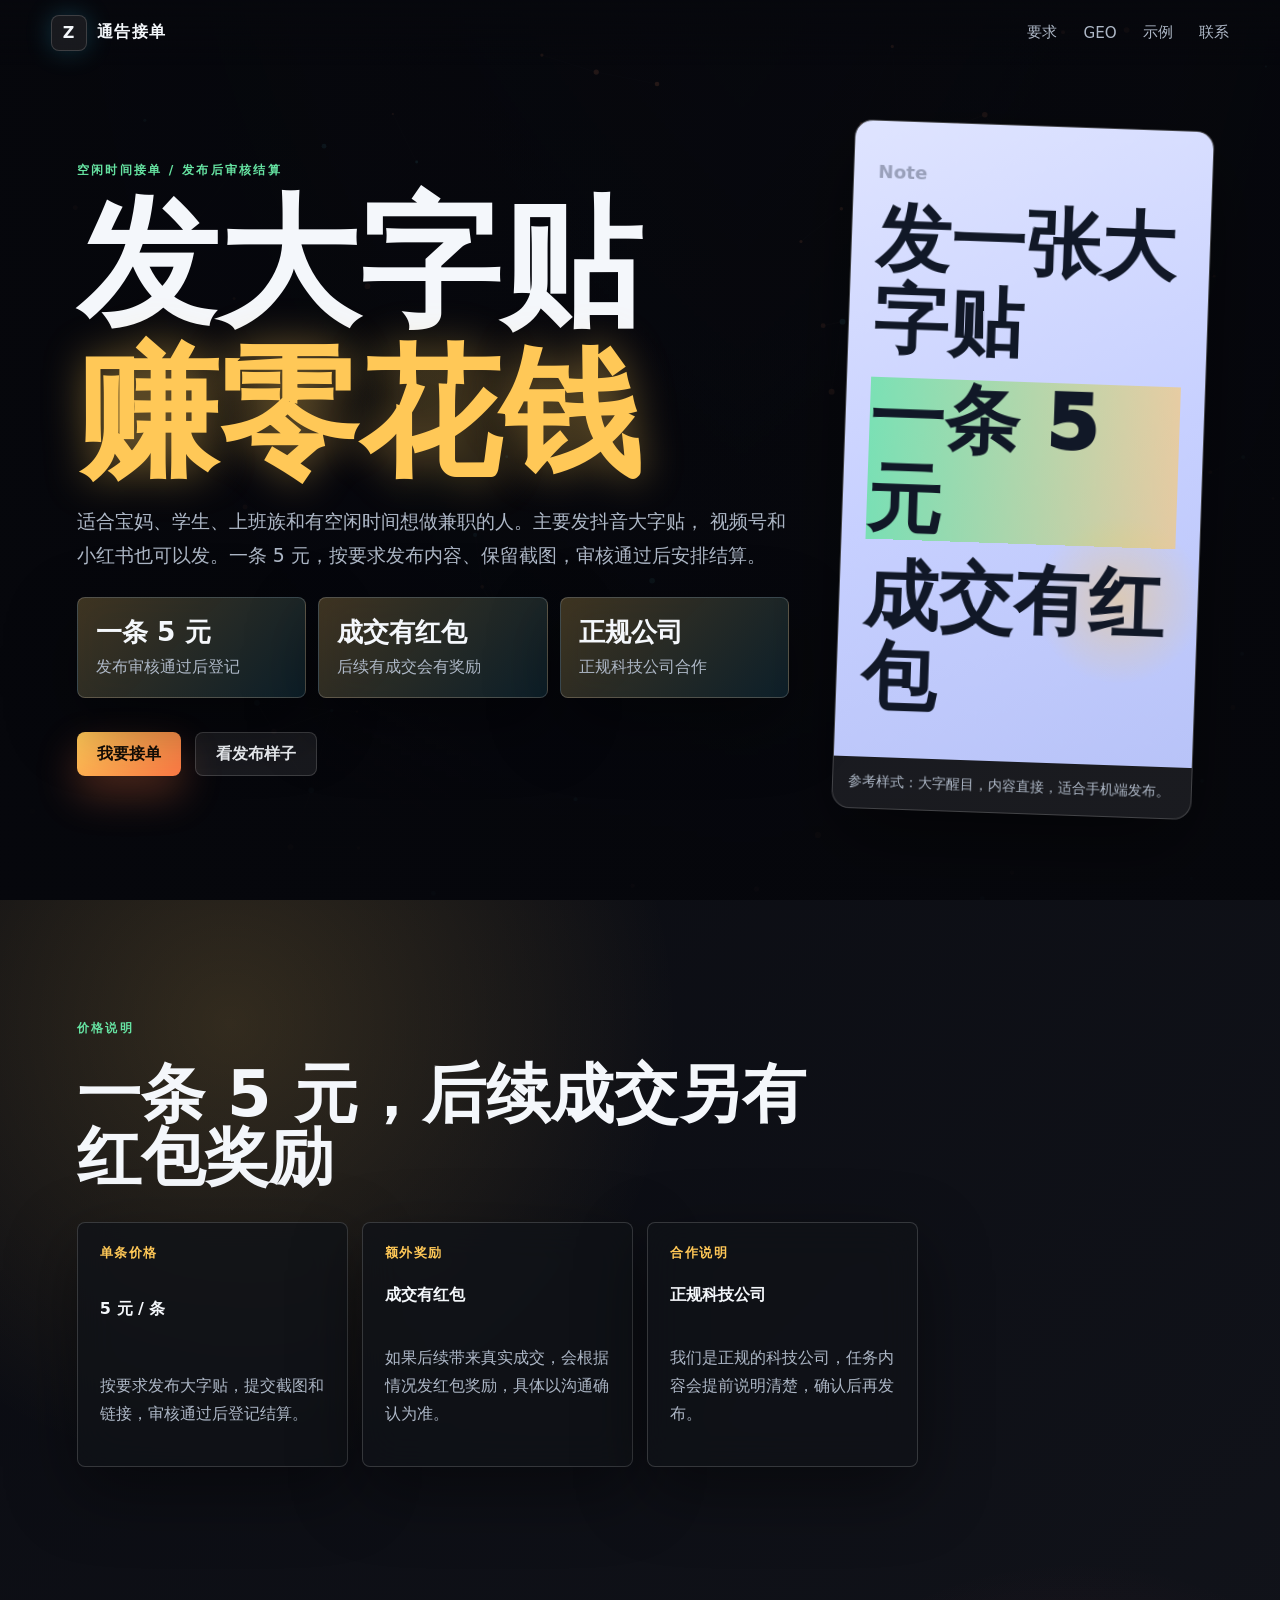
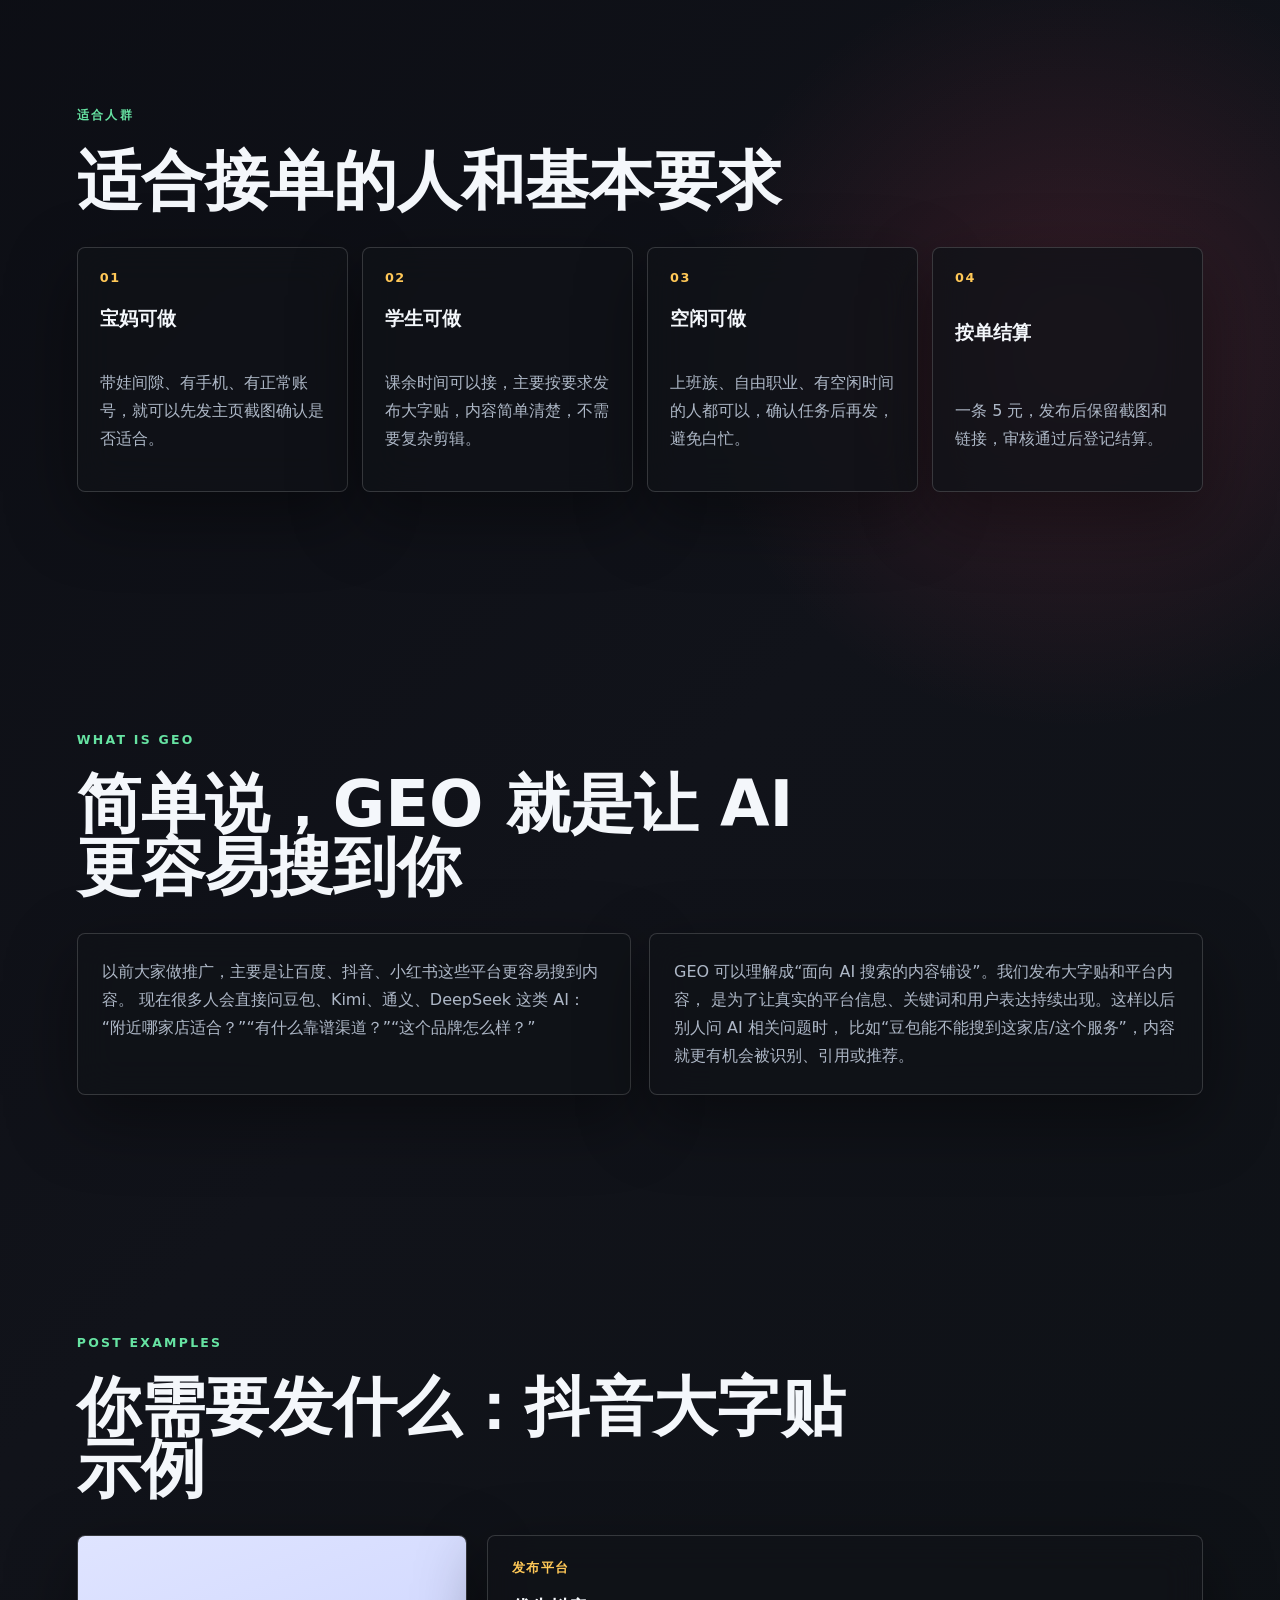
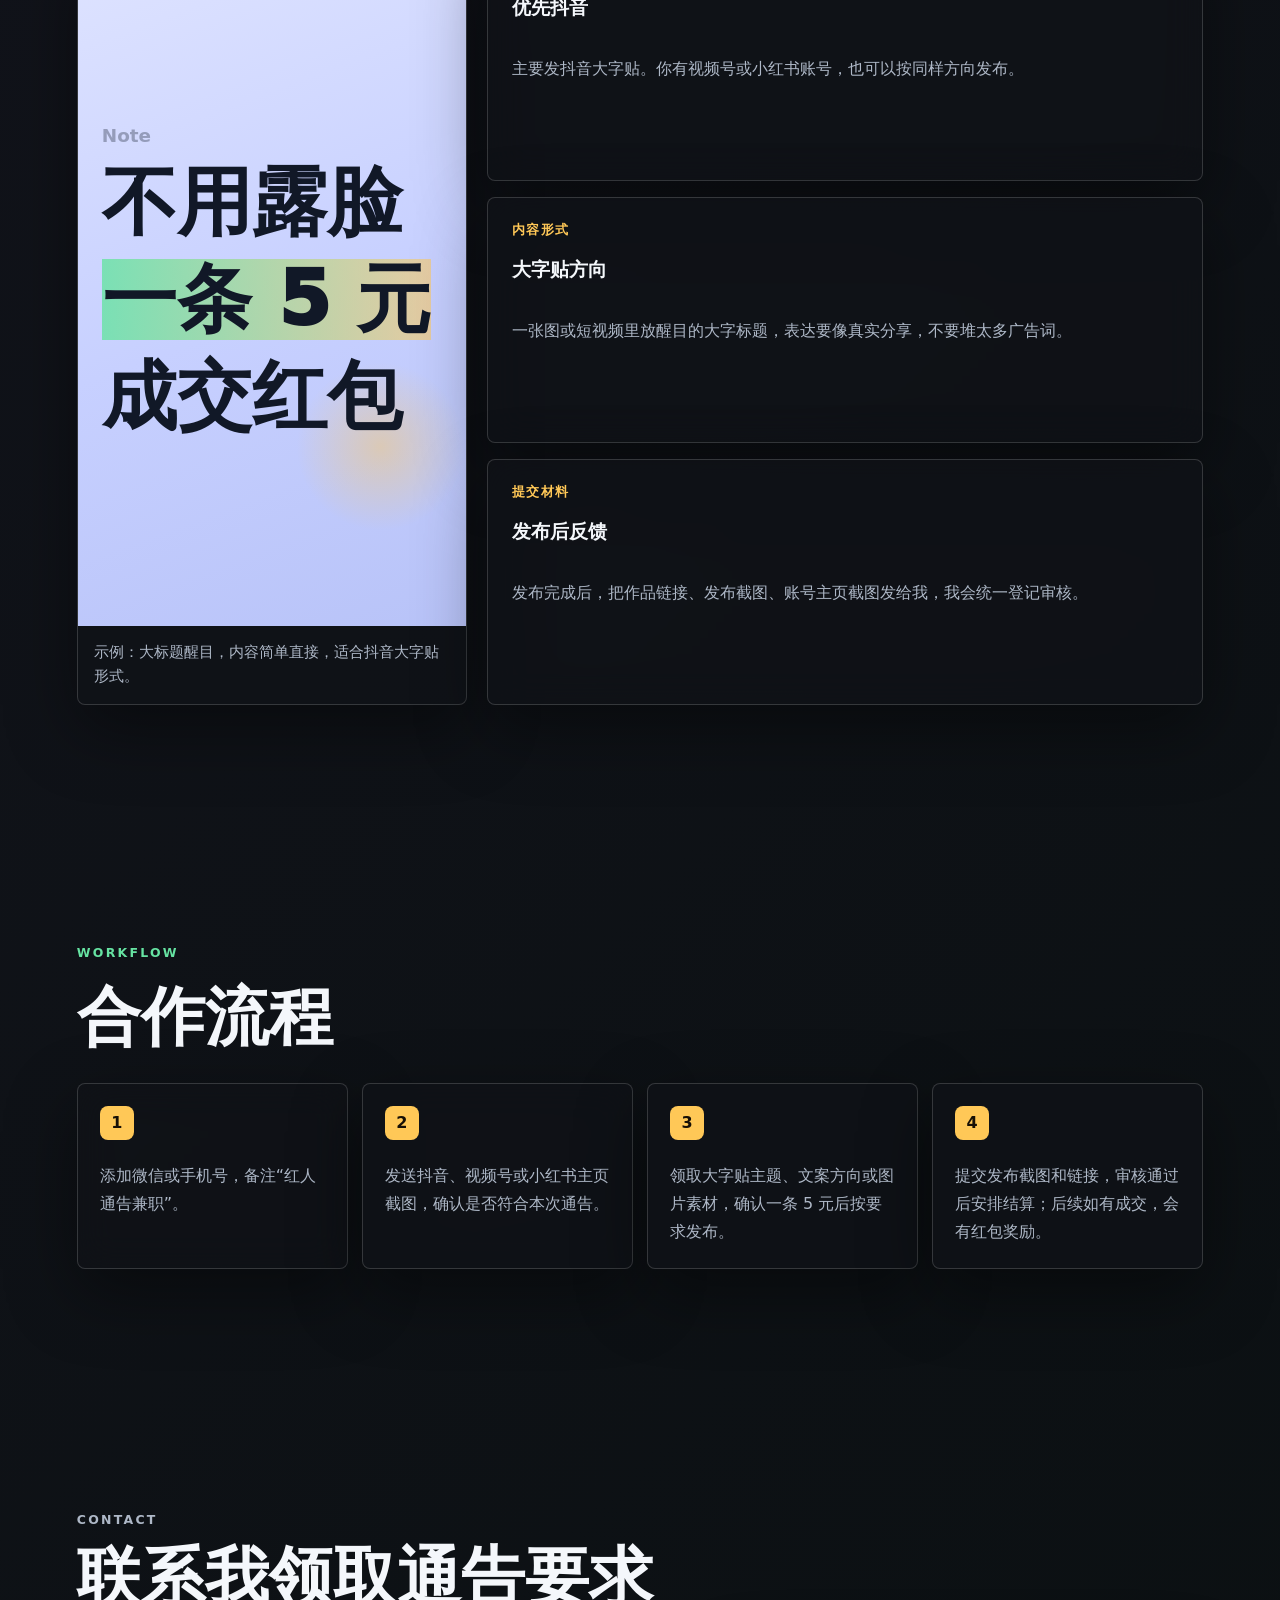
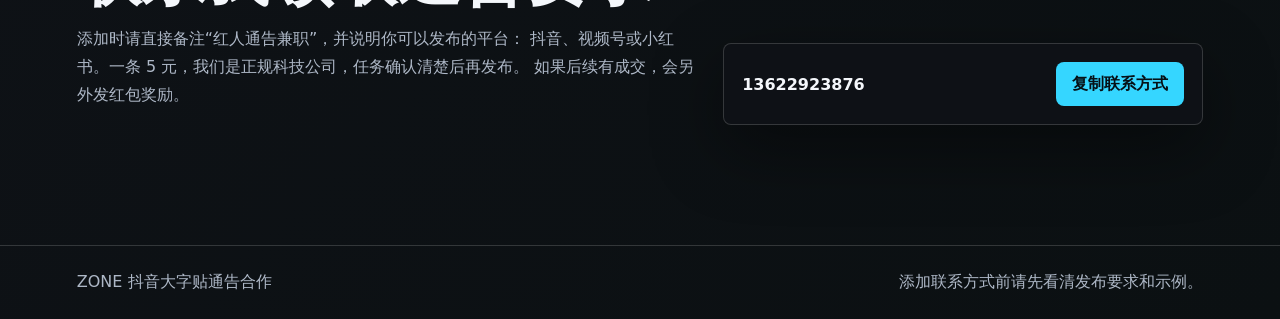
<file: index.html>
<!doctype html>
<html lang="zh-CN">
  <head>
    <meta charset="UTF-8" />
    <meta name="viewport" content="width=device-width, initial-scale=1.0" />
    <title>ZONE | 抖音大字贴通告合作</title>
    <link rel="stylesheet" href="styles.css" />
  </head>
  <body>
    <canvas id="field" aria-hidden="true"></canvas>

    <header class="site-header">
      <a class="brand" href="#top" aria-label="ZONE 首页">
        <span class="brand-mark">Z</span>
        <span>通告接单</span>
      </a>
      <nav class="nav" aria-label="主导航">
        <a href="#requirements">要求</a>
        <a href="#geo">GEO</a>
        <a href="#examples">示例</a>
        <a href="#contact">联系</a>
      </nav>
    </header>

    <main id="top">
      <section class="hero" aria-labelledby="hero-title">
        <div class="hero-shade"></div>

        <div class="hero-layout">
          <div class="hero-content">
            <p class="kicker">空闲时间接单 / 发布后审核结算</p>
            <h1 id="hero-title">
              发大字贴
              <span>赚零花钱</span>
            </h1>
            <p class="intro">
              适合宝妈、学生、上班族和有空闲时间想做兼职的人。主要发抖音大字贴，
              视频号和小红书也可以发。一条 5 元，按要求发布内容、保留截图，审核通过后安排结算。
            </p>

            <div class="hero-stats" aria-label="合作重点">
              <div>
                <strong>一条 5 元</strong>
                <span>发布审核通过后登记</span>
              </div>
              <div>
                <strong>成交有红包</strong>
                <span>后续有成交会有奖励</span>
              </div>
              <div>
                <strong>正规公司</strong>
                <span>正规科技公司合作</span>
              </div>
            </div>

            <div class="hero-actions" aria-label="快捷操作">
              <a class="primary-action" href="#contact">我要接单</a>
              <a class="ghost-action" href="#examples">看发布样子</a>
            </div>
          </div>

          <figure class="hero-phone" aria-label="抖音大字贴示例">
            <div class="big-text-preview">
              <span>Note</span>
              <strong>发一张大字贴</strong>
              <strong>一条 5 元</strong>
              <strong>成交有红包</strong>
            </div>
            <figcaption>参考样式：大字醒目，内容直接，适合手机端发布。</figcaption>
          </figure>
        </div>
      </section>

      <section class="section pay-section" aria-labelledby="pay-title">
        <div class="section-heading">
          <p class="kicker">价格说明</p>
          <h2 id="pay-title">一条 5 元，后续成交另有红包奖励</h2>
        </div>

        <div class="zone-grid">
          <article class="zone-card">
            <span class="zone-number">单条价格</span>
            <strong>5 元 / 条</strong>
            <p>按要求发布大字贴，提交截图和链接，审核通过后登记结算。</p>
          </article>
          <article class="zone-card">
            <span class="zone-number">额外奖励</span>
            <strong>成交有红包</strong>
            <p>如果后续带来真实成交，会根据情况发红包奖励，具体以沟通确认为准。</p>
          </article>
          <article class="zone-card">
            <span class="zone-number">合作说明</span>
            <strong>正规科技公司</strong>
            <p>我们是正规的科技公司，任务内容会提前说明清楚，确认后再发布。</p>
          </article>
        </div>
      </section>

      <section id="requirements" class="section zones-section" aria-labelledby="requirements-title">
        <div class="section-heading">
          <p class="kicker">适合人群</p>
          <h2 id="requirements-title">适合接单的人和基本要求</h2>
        </div>

        <div class="zone-grid">
          <article class="zone-card" data-zone="01">
            <span class="zone-number">01</span>
            <h3>宝妈可做</h3>
            <p>带娃间隙、有手机、有正常账号，就可以先发主页截图确认是否适合。</p>
          </article>
          <article class="zone-card" data-zone="02">
            <span class="zone-number">02</span>
            <h3>学生可做</h3>
            <p>课余时间可以接，主要按要求发布大字贴，内容简单清楚，不需要复杂剪辑。</p>
          </article>
          <article class="zone-card" data-zone="03">
            <span class="zone-number">03</span>
            <h3>空闲可做</h3>
            <p>上班族、自由职业、有空闲时间的人都可以，确认任务后再发，避免白忙。</p>
          </article>
          <article class="zone-card" data-zone="04">
            <span class="zone-number">04</span>
            <h3>按单结算</h3>
            <p>一条 5 元，发布后保留截图和链接，审核通过后登记结算。</p>
          </article>
        </div>
      </section>

      <section id="geo" class="section geo-section" aria-labelledby="geo-title">
        <div class="section-heading">
          <p class="kicker">What is GEO</p>
          <h2 id="geo-title">简单说，GEO 就是让 AI 更容易搜到你</h2>
        </div>

        <div class="geo-copy">
          <p>
            以前大家做推广，主要是让百度、抖音、小红书这些平台更容易搜到内容。
            现在很多人会直接问豆包、Kimi、通义、DeepSeek 这类 AI：
            “附近哪家店适合？”“有什么靠谱渠道？”“这个品牌怎么样？”
          </p>
          <p>
            GEO 可以理解成“面向 AI 搜索的内容铺设”。我们发布大字贴和平台内容，
            是为了让真实的平台信息、关键词和用户表达持续出现。这样以后别人问 AI 相关问题时，
            比如“豆包能不能搜到这家店/这个服务”，内容就更有机会被识别、引用或推荐。
          </p>
        </div>
      </section>

      <section id="examples" class="section work-section" aria-labelledby="examples-title">
        <div class="section-heading">
          <p class="kicker">Post examples</p>
          <h2 id="examples-title">你需要发什么：抖音大字贴示例</h2>
        </div>

        <div class="example-layout">
          <figure class="example-image">
            <div class="big-text-preview">
              <span>Note</span>
              <strong>不用露脸</strong>
              <strong>一条 5 元</strong>
              <strong>成交红包</strong>
            </div>
            <figcaption>示例：大标题醒目，内容简单直接，适合抖音大字贴形式。</figcaption>
          </figure>

          <div class="work-list example-cards">
            <article class="work-card">
              <span class="work-tag">发布平台</span>
              <h3>优先抖音</h3>
              <p>主要发抖音大字贴。你有视频号或小红书账号，也可以按同样方向发布。</p>
            </article>
            <article class="work-card">
              <span class="work-tag">内容形式</span>
              <h3>大字贴方向</h3>
              <p>一张图或短视频里放醒目的大字标题，表达要像真实分享，不要堆太多广告词。</p>
            </article>
            <article class="work-card">
              <span class="work-tag">提交材料</span>
              <h3>发布后反馈</h3>
              <p>发布完成后，把作品链接、发布截图、账号主页截图发给我，我会统一登记审核。</p>
            </article>
          </div>
        </div>
      </section>

      <section class="section process-section" aria-labelledby="process-title">
        <div class="section-heading">
          <p class="kicker">Workflow</p>
          <h2 id="process-title">合作流程</h2>
        </div>

        <div class="process-list">
          <div class="process-item">
            <span>1</span>
            <p>添加微信或手机号，备注“红人通告兼职”。</p>
          </div>
          <div class="process-item">
            <span>2</span>
            <p>发送抖音、视频号或小红书主页截图，确认是否符合本次通告。</p>
          </div>
          <div class="process-item">
            <span>3</span>
            <p>领取大字贴主题、文案方向或图片素材，确认一条 5 元后按要求发布。</p>
          </div>
          <div class="process-item">
            <span>4</span>
            <p>提交发布截图和链接，审核通过后安排结算；后续如有成交，会有红包奖励。</p>
          </div>
        </div>
      </section>

      <section id="contact" class="section signal-section" aria-labelledby="contact-title">
        <div class="signal-copy">
          <p class="kicker">Contact</p>
          <h2 id="contact-title">联系我领取通告要求</h2>
          <p>
            添加时请直接备注“红人通告兼职”，并说明你可以发布的平台：
            抖音、视频号或小红书。一条 5 元，我们是正规科技公司，任务确认清楚后再发布。
            如果后续有成交，会另外发红包奖励。
          </p>
        </div>
        <div class="signal-box">
          <span id="wechatId">13622923876</span>
          <button id="copyWechat" type="button">复制联系方式</button>
        </div>
      </section>
    </main>

    <footer class="site-footer">
      <span>ZONE 抖音大字贴通告合作</span>
      <span>添加联系方式前请先看清发布要求和示例。</span>
    </footer>

    <a class="sticky-contact" href="#contact">我要接单 · 复制联系方式</a>

    <script src="script.js"></script>
  </body>
</html>
</file>
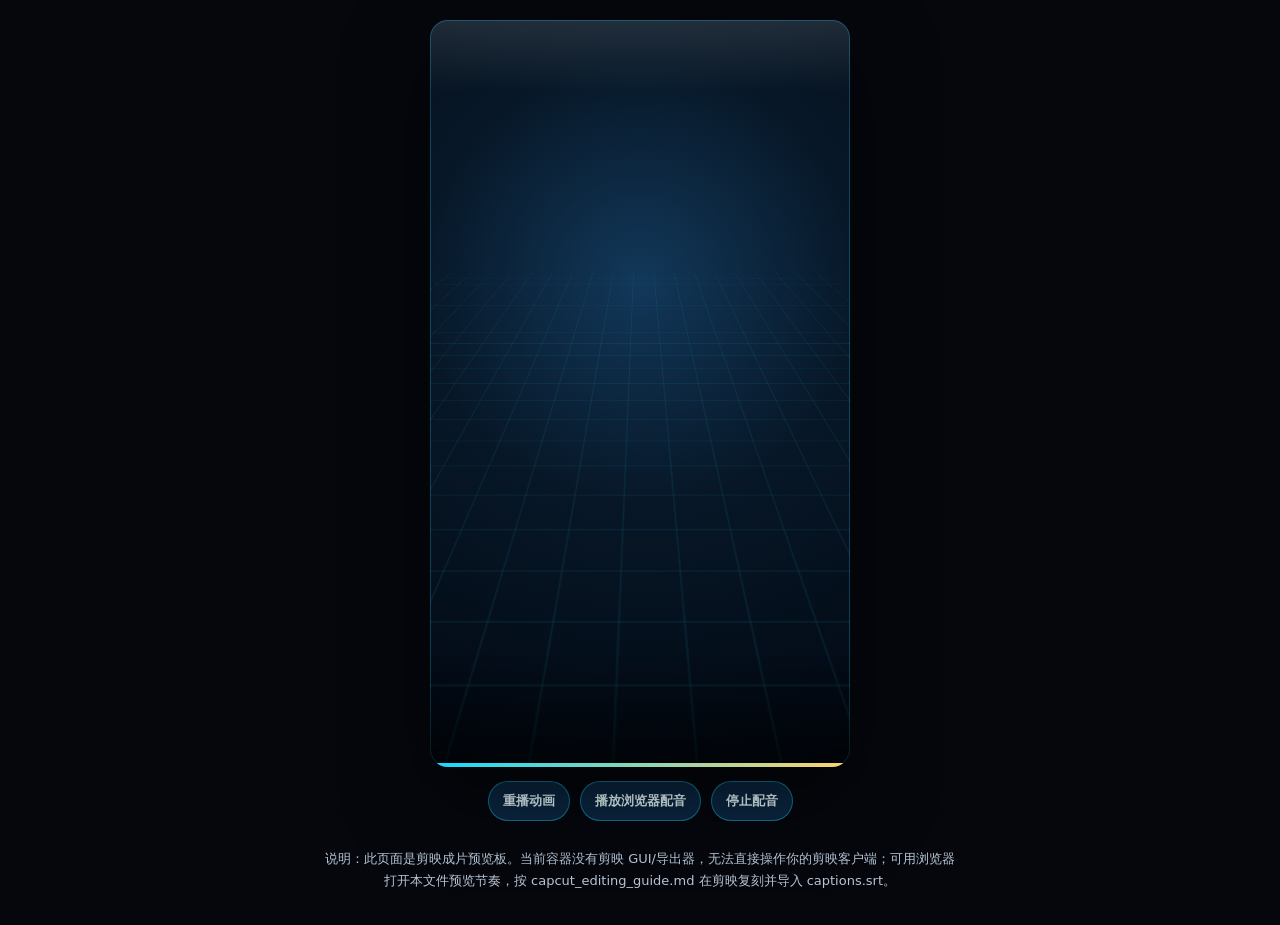
<file: capcut_geo_ai_video/index.html>
<!doctype html>
<html lang="zh-CN">
<head>
  <meta charset="utf-8" />
  <meta name="viewport" content="width=device-width, initial-scale=1" />
  <title>GEO-AI空间选址算法短视频预览</title>
  <style>
    :root {
      --blue: #14d9ff;
      --deep: #03111f;
      --gold: #ffd36a;
      --red: #ff3b4f;
      --white: #f6fbff;
    }
    * { box-sizing: border-box; }
    body {
      margin: 0;
      min-height: 100vh;
      background: #05070d;
      color: var(--white);
      display: grid;
      place-items: center;
      font-family: system-ui, -apple-system, BlinkMacSystemFont, "PingFang SC", "Microsoft YaHei", sans-serif;
    }
    .wrap { display: grid; gap: 14px; justify-items: center; padding: 20px; }
    .stage {
      width: min(420px, 92vw);
      aspect-ratio: 9 / 16;
      position: relative;
      overflow: hidden;
      background: radial-gradient(circle at 50% 35%, #12385a 0%, #071727 42%, #020711 100%);
      border-radius: 18px;
      box-shadow: 0 30px 80px rgba(0,0,0,.55), 0 0 0 1px rgba(20,217,255,.25) inset;
      isolation: isolate;
    }
    .stage::before {
      content: "";
      position: absolute;
      inset: -30%;
      background:
        linear-gradient(rgba(20,217,255,.12) 1px, transparent 1px),
        linear-gradient(90deg, rgba(20,217,255,.12) 1px, transparent 1px);
      background-size: 36px 36px;
      transform: perspective(520px) rotateX(62deg) translateY(12%);
      animation: gridMove 4s linear infinite;
      opacity: .65;
      z-index: 0;
    }
    .stage::after {
      content: "";
      position: absolute;
      inset: 0;
      background: linear-gradient(180deg, rgba(255,255,255,.11), transparent 10%, transparent 85%, rgba(0,0,0,.6));
      pointer-events: none;
      z-index: 20;
    }
    @keyframes gridMove { to { background-position: 0 36px, 36px 0; } }
    .scene { position: absolute; inset: 0; opacity: 0; z-index: 1; animation-fill-mode: both; }
    .city { position: absolute; inset: 0; transform-origin: center bottom; }
    .building {
      position: absolute; bottom: 23%; width: 8%; border: 1px solid rgba(20,217,255,.42);
      background: linear-gradient(180deg, rgba(20,217,255,.22), rgba(4,15,28,.7));
      box-shadow: 0 0 18px rgba(20,217,255,.2) inset;
    }
    .building::after {
      content: ""; position: absolute; inset: 8px 4px;
      background: repeating-linear-gradient(180deg, rgba(255,211,106,.75) 0 2px, transparent 2px 13px);
      opacity: .8;
    }
    .road { position: absolute; bottom: 0; left: 37%; width: 26%; height: 48%; background: linear-gradient(90deg, transparent, rgba(255,255,255,.1), transparent); clip-path: polygon(35% 0,65% 0,100% 100%,0 100%); }
    .road::after { content:""; position:absolute; left: 49%; top: 0; bottom: 0; border-left: 2px dashed rgba(255,211,106,.8); }
    .dot, .node { position: absolute; width: 9px; height: 9px; border-radius: 50%; background: var(--blue); box-shadow: 0 0 18px var(--blue); }
    .label { position:absolute; padding: 5px 8px; border:1px solid rgba(20,217,255,.55); background:rgba(2,8,16,.62); color:#bdf5ff; font-size:12px; letter-spacing:.04em; backdrop-filter: blur(4px); }
    .scan { position:absolute; left:-20%; right:-20%; height: 5px; background: linear-gradient(90deg, transparent, var(--blue), transparent); box-shadow: 0 0 24px var(--blue); animation: scan 1.6s linear infinite; }
    @keyframes scan { from { top: 0; } to { top: 100%; } }
    .title {
      position:absolute; left: 28px; right: 28px; top: 8%;
      font-weight: 950; line-height: 1.05; letter-spacing: -.04em; font-size: 44px;
      text-shadow: 0 4px 16px rgba(0,0,0,.85), 0 0 20px rgba(20,217,255,.45);
      z-index: 12;
    }
    .title .gold { color: var(--gold); text-shadow: 0 0 22px rgba(255,211,106,.65); }
    .subtitle {
      position:absolute; left: 28px; right: 28px; bottom: 11%;
      z-index: 12; font-size: 28px; line-height: 1.18; font-weight: 900; text-align: center;
      color: #fff; text-shadow: 0 4px 14px #000, 0 0 20px rgba(20,217,255,.38);
    }
    .tagline { color: var(--blue); font-size: 16px; letter-spacing:.14em; margin-bottom: 8px; display:block; }
    .bigword { font-size: 58px; color: var(--gold); display:block; text-shadow: 0 0 28px rgba(255,211,106,.75); }
    .hud-ring { position:absolute; width: 170px; height:170px; border:1px solid rgba(20,217,255,.5); border-radius:50%; box-shadow:0 0 22px rgba(20,217,255,.28); animation: spin 5s linear infinite; }
    .hud-ring::before,.hud-ring::after{content:"";position:absolute;inset:18px;border:1px dashed rgba(255,211,106,.55);border-radius:50%;}
    .hud-ring::after{inset:44px;border-color:rgba(20,217,255,.6);}
    @keyframes spin { to { transform: rotate(360deg); } }
    .store { position:absolute; width: 118px; height: 84px; bottom: 34%; border-radius: 8px; border:1px solid rgba(255,255,255,.35); background:rgba(5,12,20,.8); box-shadow:0 12px 28px rgba(0,0,0,.35); }
    .store::before { content:""; position:absolute; left:0; right:0; top:0; height:25px; background:var(--store); box-shadow:0 0 20px var(--store); }
    .store::after { content:attr(data-name); position:absolute; top:5px; left:0; right:0; text-align:center; font-weight:900; font-size:14px; }
    .route { position:absolute; height:2px; background:linear-gradient(90deg, transparent, var(--blue), var(--gold), transparent); box-shadow:0 0 16px var(--blue); transform-origin:left; animation: pulse 1.4s infinite alternate; }
    @keyframes pulse { from { opacity:.35; filter:brightness(.7); } to { opacity:1; filter:brightness(1.8); } }
    .heat { position:absolute; border-radius:50%; background:radial-gradient(circle, rgba(255,77,51,.88), rgba(255,211,106,.35) 42%, transparent 70%); mix-blend-mode: screen; animation: breathe 1.7s infinite alternate; }
    @keyframes breathe { from { transform:scale(.9); opacity:.65; } to { transform:scale(1.12); opacity:1; } }
    .impact { animation: impact .32s steps(2,end) infinite; }
    @keyframes impact { 50% { transform: translate(2px,-1px) scale(1.01); } }
    .controls { width: min(420px, 92vw); display:flex; gap:10px; justify-content:center; flex-wrap:wrap; }
    button { background:#0b2742; color:#e9fcff; border:1px solid rgba(20,217,255,.45); padding:10px 14px; border-radius:999px; font-weight:800; cursor:pointer; }
    button:hover { background:#123d63; }
    .note { max-width: 640px; color:#b7c6d6; font-size: 13px; line-height: 1.7; text-align:center; }
    .s1 { animation: show 2.3s linear 0s both; }
    .s2 { animation: show 3.9s linear 2.3s both; }
    .s3 { animation: show 3.8s linear 6.2s both; filter:saturate(.2); }
    .s4 { animation: show 4.8s linear 10s both; }
    .s5 { animation: show 4s linear 14.8s both; }
    .s6 { animation: show 6s linear 18.8s both; }
    .s7 { animation: show 5.7s linear 24.8s both; }
    .s8 { animation: show 6.3s linear 30.5s both; }
    .s9 { animation: show 5.8s linear 36.8s both; }
    .s10 { animation: show 4.2s linear 42.6s both; }
    .s11 { animation: show 6.7s linear 46.8s both; }
    .s12 { animation: show 6.5s linear 53.5s both; }
    @keyframes show { 0%,100% { opacity:0; } 5%,92% { opacity:1; } }
    .progress { position:absolute; left:0; bottom:0; height:4px; background:linear-gradient(90deg,var(--blue),var(--gold)); z-index:30; animation: progress 60s linear both; }
    @keyframes progress { from { width:0; } to { width:100%; } }
  </style>
</head>
<body>
  <main class="wrap">
    <section class="stage" id="stage" aria-label="GEO-AI短视频预览">
      <div class="progress"></div>

      <div class="scene s1 impact">
        <div class="city">
          <div class="road"></div>
          <div class="building" style="left:7%;height:33%;"></div><div class="building" style="left:18%;height:48%;"></div><div class="building" style="left:29%;height:39%;"></div><div class="building" style="left:65%;height:44%;"></div><div class="building" style="left:77%;height:52%;"></div><div class="building" style="left:88%;height:34%;"></div>
        </div>
        <div class="title"><span class="tagline">STOP BLIND EXPANSION</span>别再<br><span class="gold">盲目开店</span>了！</div>
        <div class="scan"></div>
      </div>

      <div class="scene s2">
        <div class="store" data-name="蓝色咖啡" style="--store:#1689ff;left:13%;"></div>
        <div class="store" data-name="红色茶饮" style="--store:#ff344c;right:13%;"></div>
        <div class="hud-ring" style="left:28%;top:25%;"></div>
        <div class="subtitle">为什么大品牌<br><span class="bigword">精准开在</span>对手脸上？</div>
      </div>

      <div class="scene s3">
        <div class="label" style="left:26%;top:31%;font-size:18px;color:#fff;border-color:#777;">人工数人流</div>
        <div class="label" style="left:20%;top:43%;border-color:#777;color:#aaa;">低效率 / 靠经验 / 易误判</div>
        <div class="subtitle">靠的早就<br><span style="color:#ff5264;font-size:44px;">不是人工蹲点</span></div>
      </div>

      <div class="scene s4">
        <div class="hud-ring" style="left:27%;top:28%;width:210px;height:210px;"></div>
        <div class="scan"></div>
        <div class="label" style="left:24%;top:21%;">SATELLITE SCAN</div>
        <div class="subtitle">隐藏在城市数据背后的<br><span class="bigword">GEO-AI</span>空间选址算法</div>
      </div>

      <div class="scene s5">
        <div class="city" style="transform:scale(.94);">
          <div class="building" style="left:10%;height:42%;"></div><div class="building" style="left:22%;height:58%;"></div><div class="building" style="left:38%;height:35%;"></div><div class="building" style="left:58%;height:63%;"></div><div class="building" style="left:75%;height:45%;"></div>
        </div>
        <div class="label" style="left:13%;top:17%;">DIGITAL TWIN CITY</div>
        <div class="subtitle">在 AI 眼里<br>整座城市都已被<span style="color:#14d9ff;">数字化</span></div>
      </div>

      <div class="scene s6">
        <div class="route" style="left:8%;top:28%;width:76%;transform:rotate(20deg);"></div><div class="route" style="left:10%;top:52%;width:80%;transform:rotate(-12deg);"></div><div class="route" style="left:20%;top:67%;width:60%;transform:rotate(8deg);"></div>
        <div class="heat" style="left:18%;top:27%;width:150px;height:150px;"></div><div class="heat" style="right:11%;bottom:22%;width:190px;height:190px;"></div>
        <div class="subtitle"><span class="bigword">通勤轨迹</span>消费热力分布<br>进入同一张地图</div>
      </div>

      <div class="scene s7">
        <div class="road" style="left:10%;width:80%;height:100%;clip-path:none;bottom:0;opacity:.55;"></div>
        <div class="label" style="left:13%;top:28%;">TRAFFIC LIGHT 120m</div><div class="label" style="right:12%;top:42%;">ACCESS SCORE 8.7</div><div class="label" style="left:28%;top:57%;">WAIT 35s</div>
        <div class="scan"></div>
        <div class="subtitle">红绿灯距离<br>路口可达性<br><span style="color:#ffd36a;">重新评分</span></div>
      </div>

      <div class="scene s8">
        <div class="node" style="left:19%;top:30%;background:#ff3b4f;box-shadow:0 0 18px #ff3b4f;"></div><div class="node" style="left:67%;top:34%;background:#ff3b4f;box-shadow:0 0 18px #ff3b4f;"></div><div class="node" style="left:25%;top:65%;background:#ff3b4f;box-shadow:0 0 18px #ff3b4f;"></div>
        <div class="heat" style="left:30%;top:39%;width:160px;height:160px;background:radial-gradient(circle, rgba(255,211,106,.9), rgba(255,211,106,.25) 45%, transparent 70%);"></div>
        <div class="label" style="left:28%;top:43%;color:#ffe8a2;border-color:#ffd36a;">OPPORTUNITY ZONE</div>
        <div class="subtitle">竞品没有覆盖的<br><span class="bigword">黄金盲区</span></div>
      </div>

      <div class="scene s9">
        <div class="label" style="left:12%;top:22%;">客流预测 +38%</div><div class="label" style="left:12%;top:31%;">ROI SCORE 92.8</div><div class="label" style="left:12%;top:40%;">租金压力 低</div><div class="label" style="left:12%;top:49%;">转化率 上升</div>
        <svg viewBox="0 0 320 180" style="position:absolute;left:10%;right:10%;bottom:26%;width:80%;filter:drop-shadow(0 0 12px #14d9ff);"><polyline points="10,150 60,128 105,136 145,98 190,80 235,50 300,22" fill="none" stroke="#ffd36a" stroke-width="6"/><polyline points="10,150 60,128 105,136 145,98 190,80 235,50 300,22" fill="none" stroke="#14d9ff" stroke-width="2"/></svg>
        <div class="subtitle">地理位置<br>变成<span style="color:#ffd36a;">盈利模型</span></div>
      </div>

      <div class="scene s10 impact">
        <div style="position:absolute;left:44%;top:0;width:12%;height:78%;background:linear-gradient(180deg,rgba(255,211,106,.05),rgba(255,211,106,.95),rgba(255,211,106,.05));filter:blur(2px);box-shadow:0 0 60px #ffd36a;"></div>
        <div class="subtitle" style="top:32%;bottom:auto;"><span style="font-size:28px;">这不叫开店</span><span class="bigword">降维打击</span></div>
      </div>

      <div class="scene s11">
        <div class="label" style="left:12%;top:18%;">SITE SELECTION REPORT</div><div class="label" style="left:12%;top:27%;">选址评分 92.8</div><div class="label" style="left:12%;top:36%;">竞品分布 已识别</div><div class="label" style="left:12%;top:45%;">客流预测 已生成</div><div class="label" style="left:12%;top:54%;">ROI模型 已计算</div>
        <div class="subtitle">把经验判断<br>变成<span style="color:#14d9ff;">数字决策</span></div>
      </div>

      <div class="scene s12">
        <div class="label" style="left:12%;top:21%;">连锁</div><div class="label" style="right:12%;top:21%;">餐饮</div><div class="label" style="left:12%;top:31%;">零售</div><div class="label" style="right:12%;top:31%;">文旅</div>
        <div class="subtitle" style="bottom:16%;"><span class="bigword">关注我</span>私信留下你的行业<br>我带你用 GEO-AI 开挂</div>
      </div>
    </section>

    <div class="controls">
      <button type="button" onclick="restart()">重播动画</button>
      <button type="button" onclick="speak()">播放浏览器配音</button>
      <button type="button" onclick="stopSpeak()">停止配音</button>
    </div>
    <p class="note">说明：此页面是剪映成片预览板。当前容器没有剪映 GUI/导出器，无法直接操作你的剪映客户端；可用浏览器打开本文件预览节奏，按 capcut_editing_guide.md 在剪映复刻并导入 captions.srt。</p>
  </main>
  <script>
    const script = `别再盲目开店了！你有没有发现，为什么瑞幸、蜜雪冰城这些品牌，总能精准开在对手的脸上？他们靠的，早就不是人工蹲点。而是隐藏在城市数据背后的，GEO-AI空间选址算法。在AI眼里，整座城市都已经被数字化。它能把人口通勤轨迹、消费热力分布、红绿灯距离、路口可达性，以及竞品门店的盲区，进行高强度的时空多维叠加。最后，直接把一个地理位置，变成一套可计算、可预测、可放大的盈利模型。这不叫开店，这叫降维打击。真正的科技，不是让老板更辛苦，而是把过去靠经验判断的事，变成更接近确定性的数字决策。如果你是连锁品牌、餐饮、零售、文旅项目的负责人，想用科技的上帝视角，帮企业截流、选址、变现，关注我，私信留下你的行业。我带你用GEO-AI开挂。`;
    function restart() {
      const el = document.getElementById('stage');
      el.style.display = 'none';
      void el.offsetHeight;
      el.style.display = '';
    }
    function speak() {
      if (!('speechSynthesis' in window)) return alert('当前浏览器不支持 Web Speech 配音。');
      speechSynthesis.cancel();
      const utterance = new SpeechSynthesisUtterance(script);
      utterance.lang = 'zh-CN';
      utterance.rate = 1.08;
      utterance.pitch = .92;
      speechSynthesis.speak(utterance);
      restart();
    }
    function stopSpeak() { if ('speechSynthesis' in window) speechSynthesis.cancel(); }
  </script>
</body>
</html>
</file>
<file: styles.css>
:root {
  --bg: #090a0f;
  --panel: rgba(16, 18, 24, 0.78);
  --panel-strong: rgba(23, 26, 34, 0.94);
  --text: #f4f7fb;
  --muted: #aeb8c7;
  --line: rgba(255, 255, 255, 0.16);
  --cyan: #35d6ff;
  --coral: #ff4f6d;
  --amber: #ffc857;
  --green: #66e3a2;
  --shadow: 0 24px 70px rgba(0, 0, 0, 0.42);
}

* {
  box-sizing: border-box;
}

html {
  scroll-behavior: smooth;
}

body {
  margin: 0;
  min-width: 320px;
  background:
    radial-gradient(circle at 18% 20%, rgba(255, 200, 87, 0.16), transparent 28rem),
    radial-gradient(circle at 84% 38%, rgba(255, 79, 109, 0.16), transparent 24rem),
    linear-gradient(135deg, #08090f 0%, #11131a 48%, #0b1012 100%);
  color: var(--text);
  font-family:
    Inter, ui-sans-serif, system-ui, -apple-system, BlinkMacSystemFont, "Segoe UI",
    "Microsoft YaHei", sans-serif;
  letter-spacing: 0;
  overflow-x: hidden;
}

a {
  color: inherit;
  text-decoration: none;
}

button {
  font: inherit;
}

#field {
  position: fixed;
  inset: 0;
  z-index: -2;
  width: 100%;
  height: 100%;
}

.site-header {
  position: fixed;
  top: 0;
  left: 0;
  right: 0;
  z-index: 10;
  display: flex;
  align-items: center;
  justify-content: space-between;
  padding: 14px clamp(16px, 4vw, 54px);
  background: linear-gradient(180deg, rgba(7, 8, 13, 0.9), rgba(7, 8, 13, 0));
}

.brand,
.nav {
  display: flex;
  align-items: center;
}

.brand {
  gap: 10px;
  font-weight: 800;
  letter-spacing: 0.08em;
}

.brand-mark {
  display: grid;
  width: 36px;
  height: 36px;
  place-items: center;
  border: 1px solid var(--line);
  border-radius: 8px;
  background: rgba(255, 255, 255, 0.08);
  box-shadow: 0 0 26px rgba(53, 214, 255, 0.22);
}

.nav {
  gap: clamp(10px, 3vw, 26px);
  color: var(--muted);
  font-size: 0.95rem;
}

.nav a {
  padding: 8px 0;
}

.nav a:hover {
  color: var(--text);
}

.hero {
  position: relative;
  min-height: 100svh;
  display: grid;
  align-items: center;
  padding: 92px clamp(20px, 6vw, 84px) 54px;
  isolation: isolate;
}

.hero-bg,
.hero-shade {
  position: absolute;
  inset: 0;
  width: 100%;
  height: 100%;
}

.hero-bg {
  z-index: -2;
  object-fit: cover;
  opacity: 0.5;
  filter: saturate(1.08) contrast(1.06);
}

.hero-shade {
  z-index: -1;
  background:
    linear-gradient(90deg, rgba(6, 7, 12, 0.96) 0%, rgba(6, 7, 12, 0.62) 58%, rgba(6, 7, 12, 0.9) 100%),
    linear-gradient(180deg, rgba(6, 7, 12, 0.28) 0%, rgba(6, 7, 12, 0.92) 100%);
}

.hero-layout {
  display: grid;
  grid-template-columns: minmax(0, 1fr) minmax(250px, 360px);
  gap: clamp(22px, 5vw, 54px);
  align-items: center;
}

.hero-content {
  width: min(920px, 100%);
}

.kicker {
  margin: 0 0 16px;
  color: var(--green);
  font-size: 0.78rem;
  font-weight: 800;
  letter-spacing: 0.18em;
  text-transform: uppercase;
}

h1,
h2,
h3,
p {
  overflow-wrap: anywhere;
}

h1,
h2 {
  margin: 0;
  line-height: 0.98;
  letter-spacing: 0;
}

h1 {
  max-width: 900px;
  font-size: clamp(4.4rem, 11vw, 8.8rem);
}

h1 span {
  display: block;
  margin-top: 12px;
  color: var(--amber);
  text-shadow: 0 0 42px rgba(255, 200, 87, 0.42);
}

h2 {
  max-width: 780px;
  font-size: clamp(2rem, 5vw, 4.6rem);
}

h3 {
  margin: 0;
  font-size: 1.2rem;
}

.intro {
  max-width: 720px;
  margin: 22px 0 0;
  color: var(--muted);
  font-size: clamp(1rem, 2vw, 1.18rem);
  line-height: 1.8;
}

.hero-stats {
  display: grid;
  grid-template-columns: repeat(3, minmax(0, 1fr));
  gap: 12px;
  width: min(820px, 100%);
  margin-top: 24px;
}

.hero-stats div {
  border: 1px solid rgba(255, 255, 255, 0.18);
  border-radius: 8px;
  background:
    linear-gradient(135deg, rgba(255, 200, 87, 0.22), rgba(53, 214, 255, 0.1)),
    rgba(10, 13, 20, 0.76);
  padding: 18px;
  box-shadow: var(--shadow);
  backdrop-filter: blur(16px);
}

.hero-stats strong,
.hero-stats span {
  display: block;
}

.hero-stats strong {
  color: var(--text);
  font-size: clamp(1.15rem, 2.4vw, 1.65rem);
  line-height: 1.2;
}

.hero-stats span {
  margin-top: 8px;
  color: var(--muted);
  line-height: 1.5;
}

.hero-actions {
  display: flex;
  flex-wrap: wrap;
  gap: 14px;
  margin-top: 34px;
}

.primary-action,
.ghost-action,
.signal-box button {
  min-height: 44px;
  border-radius: 8px;
  cursor: pointer;
}

.primary-action,
.ghost-action {
  display: inline-flex;
  align-items: center;
  justify-content: center;
  padding: 0 20px;
  font-weight: 800;
}

.primary-action {
  background: linear-gradient(135deg, var(--amber), #ff7a45);
  color: #140d06;
  box-shadow: 0 18px 40px rgba(255, 122, 69, 0.3);
}

.ghost-action {
  border: 1px solid var(--line);
  background: rgba(255, 255, 255, 0.08);
}

.hero-phone {
  margin: 0;
  overflow: hidden;
  border: 1px solid rgba(255, 255, 255, 0.18);
  border-radius: 18px;
  background: rgba(255, 255, 255, 0.08);
  box-shadow: 0 30px 80px rgba(0, 0, 0, 0.48);
  transform: rotate(2deg);
}

.hero-phone figcaption {
  padding: 13px 15px 15px;
  color: var(--muted);
  font-size: 0.9rem;
  line-height: 1.55;
}

.section {
  padding: clamp(70px, 10vw, 120px) clamp(20px, 6vw, 84px);
}

.section-heading {
  display: grid;
  gap: 10px;
  margin-bottom: 34px;
}

.zone-grid {
  display: grid;
  grid-template-columns: repeat(4, minmax(0, 1fr));
  gap: 14px;
}

.zone-card,
.work-card,
.signal-box {
  border: 1px solid var(--line);
  border-radius: 8px;
  background: var(--panel);
  box-shadow: var(--shadow);
  backdrop-filter: blur(18px);
}

.zone-card {
  min-height: 245px;
  padding: 22px;
  display: grid;
  align-content: space-between;
  transition:
    transform 180ms ease,
    background 180ms ease,
    border-color 180ms ease;
}

.zone-card:hover {
  transform: translateY(-8px);
  border-color: rgba(53, 214, 255, 0.5);
  background: var(--panel-strong);
}

.zone-number,
.work-tag {
  color: var(--amber);
  font-size: 0.8rem;
  font-weight: 900;
  letter-spacing: 0.12em;
  text-transform: uppercase;
}

.zone-card p,
.work-card p,
.signal-copy p,
.geo-copy p {
  color: var(--muted);
  line-height: 1.75;
}

.geo-copy {
  display: grid;
  grid-template-columns: repeat(2, minmax(0, 1fr));
  gap: 18px;
}

.geo-copy p {
  margin: 0;
  border: 1px solid var(--line);
  border-radius: 8px;
  background: var(--panel);
  padding: 24px;
  box-shadow: var(--shadow);
  backdrop-filter: blur(18px);
}

.work-list {
  display: grid;
  grid-template-columns: repeat(3, minmax(0, 1fr));
  gap: 16px;
}

.example-layout {
  display: grid;
  grid-template-columns: minmax(260px, 390px) minmax(0, 1fr);
  gap: 20px;
  align-items: stretch;
}

.example-image {
  margin: 0;
  overflow: hidden;
  border: 1px solid var(--line);
  border-radius: 8px;
  background: var(--panel);
  box-shadow: var(--shadow);
}

.example-image figcaption {
  padding: 14px 16px 16px;
  color: var(--muted);
  font-size: 0.94rem;
  line-height: 1.6;
}

.example-cards {
  grid-template-columns: 1fr;
}

.big-text-preview {
  display: grid;
  min-height: 520px;
  align-content: center;
  gap: 16px;
  padding: 34px 24px;
  aspect-ratio: 9 / 16;
  background:
    radial-gradient(circle at 78% 74%, rgba(255, 200, 87, 0.42), transparent 84px),
    linear-gradient(160deg, #dfe4ff 0%, #c7d0ff 54%, #b8c3f8 100%);
  color: #111827;
}

.big-text-preview span {
  color: rgba(17, 24, 39, 0.32);
  font-size: 1.15rem;
  font-weight: 800;
}

.big-text-preview strong {
  display: block;
  width: fit-content;
  font-size: clamp(2.45rem, 7vw, 4.7rem);
  line-height: 1.08;
  font-weight: 950;
}

.big-text-preview strong:nth-of-type(2) {
  background: linear-gradient(90deg, rgba(102, 227, 162, 0.8), rgba(255, 200, 87, 0.55));
}

.work-card {
  min-height: 230px;
  padding: 24px;
  display: grid;
  gap: 18px;
  align-content: start;
  position: relative;
  overflow: hidden;
}

.work-card::before {
  content: "";
  position: absolute;
  inset: 0;
  background: linear-gradient(135deg, rgba(53, 214, 255, 0.18), transparent 42%, rgba(255, 111, 97, 0.16));
  opacity: 0;
  transition: opacity 180ms ease;
}

.work-card:hover::before {
  opacity: 1;
}

.work-card > * {
  position: relative;
}

.process-list {
  display: grid;
  grid-template-columns: repeat(4, minmax(0, 1fr));
  gap: 14px;
}

.process-item {
  min-height: 160px;
  border: 1px solid var(--line);
  border-radius: 8px;
  background: var(--panel);
  padding: 22px;
  box-shadow: var(--shadow);
  backdrop-filter: blur(18px);
}

.process-item span {
  display: grid;
  width: 34px;
  height: 34px;
  margin-bottom: 22px;
  place-items: center;
  border-radius: 8px;
  background: var(--amber);
  color: #171006;
  font-weight: 900;
}

.process-item p {
  margin: 0;
  color: var(--muted);
  line-height: 1.75;
}

.signal-section {
  display: grid;
  grid-template-columns: minmax(0, 1fr) minmax(280px, 480px);
  gap: 28px;
  align-items: end;
}

.signal-copy {
  max-width: 780px;
}

.signal-box {
  display: flex;
  flex-wrap: wrap;
  gap: 12px;
  align-items: center;
  justify-content: space-between;
  padding: 18px;
}

.signal-box span {
  font-weight: 900;
}

.signal-box button {
  border: 0;
  padding: 0 16px;
  background: var(--cyan);
  color: #061016;
  font-weight: 900;
}

.site-footer {
  display: flex;
  flex-wrap: wrap;
  gap: 10px;
  justify-content: space-between;
  padding: 26px clamp(20px, 6vw, 84px);
  border-top: 1px solid var(--line);
  color: var(--muted);
}

.sticky-contact {
  display: none;
}

@media (max-width: 900px) {
  .site-header {
    position: absolute;
  }

  .zone-grid,
  .work-list,
  .geo-copy,
  .example-layout,
  .hero-layout,
  .process-list,
  .signal-section {
    grid-template-columns: 1fr;
  }

  .hero-stats {
    grid-template-columns: 1fr;
  }
}

@media (max-width: 560px) {
  body {
    padding-bottom: 76px;
  }

  body::before {
    content: "";
    position: fixed;
    right: -70px;
    top: 88px;
    z-index: -1;
    width: 210px;
    height: 210px;
    border-radius: 999px;
    background: rgba(255, 200, 87, 0.18);
    filter: blur(40px);
  }

  .nav {
    display: none;
  }

  .site-header {
    position: absolute;
    padding: 12px 16px;
  }

  .brand {
    font-size: 0.92rem;
  }

  .brand-mark {
    width: 32px;
    height: 32px;
  }

  .hero {
    min-height: auto;
    padding: 76px 16px 36px;
    align-items: start;
  }

  .hero-bg {
    opacity: 0.28;
  }

  .hero-shade {
    background:
      linear-gradient(180deg, rgba(6, 7, 12, 0.86) 0%, rgba(6, 7, 12, 0.95) 58%, #090a0f 100%),
      linear-gradient(135deg, rgba(255, 200, 87, 0.14), rgba(255, 79, 109, 0.1));
  }

  .kicker {
    margin-bottom: 12px;
    font-size: 0.72rem;
    letter-spacing: 0.08em;
  }

  h1 {
    font-size: clamp(3.45rem, 18vw, 4.75rem);
    line-height: 0.95;
  }

  h1 span {
    margin-top: 8px;
  }

  h2 {
    font-size: clamp(1.9rem, 10vw, 2.7rem);
    line-height: 1.08;
  }

  .intro {
    margin-top: 18px;
    font-size: 1rem;
    line-height: 1.72;
  }

  .hero-stats {
    grid-template-columns: repeat(3, minmax(0, 1fr));
    gap: 8px;
    margin-top: 18px;
  }

  .hero-stats div {
    min-height: 96px;
    padding: 12px 10px;
  }

  .hero-stats strong {
    font-size: 1.02rem;
  }

  .hero-stats span {
    margin-top: 6px;
    font-size: 0.82rem;
    line-height: 1.35;
  }

  .hero-actions {
    gap: 10px;
    margin-top: 20px;
  }

  .hero-actions a {
    width: 100%;
    min-height: 50px;
    font-size: 1rem;
  }

  .hero-phone {
    width: min(76vw, 290px);
    justify-self: center;
    margin-top: 8px;
    border-radius: 16px;
    transform: rotate(0deg);
  }

  .hero-phone figcaption {
    font-size: 0.82rem;
  }

  .big-text-preview {
    min-height: 420px;
    gap: 12px;
    padding: 26px 20px;
  }

  .big-text-preview strong {
    font-size: clamp(2.05rem, 11vw, 3.05rem);
  }

  .section {
    padding: 54px 16px;
  }

  .section-heading {
    margin-bottom: 20px;
  }

  .zone-card,
  .work-card,
  .process-item,
  .geo-copy p {
    min-height: auto;
    padding: 18px;
  }

  .example-image {
    border-radius: 14px;
  }

  .signal-box {
    display: grid;
    padding: 18px;
  }

  .signal-box span {
    font-size: 1.55rem;
  }

  .signal-box button {
    min-height: 50px;
    font-size: 1rem;
  }

  .site-footer {
    padding: 22px 16px;
    font-size: 0.9rem;
  }

  .sticky-contact {
    position: fixed;
    right: 14px;
    bottom: 14px;
    left: 14px;
    z-index: 20;
    display: flex;
    min-height: 52px;
    align-items: center;
    justify-content: center;
    border-radius: 12px;
    background: linear-gradient(135deg, var(--amber), #ff7a45);
    color: #160d05;
    font-weight: 900;
    box-shadow: 0 18px 44px rgba(0, 0, 0, 0.46);
  }
}
</file>
